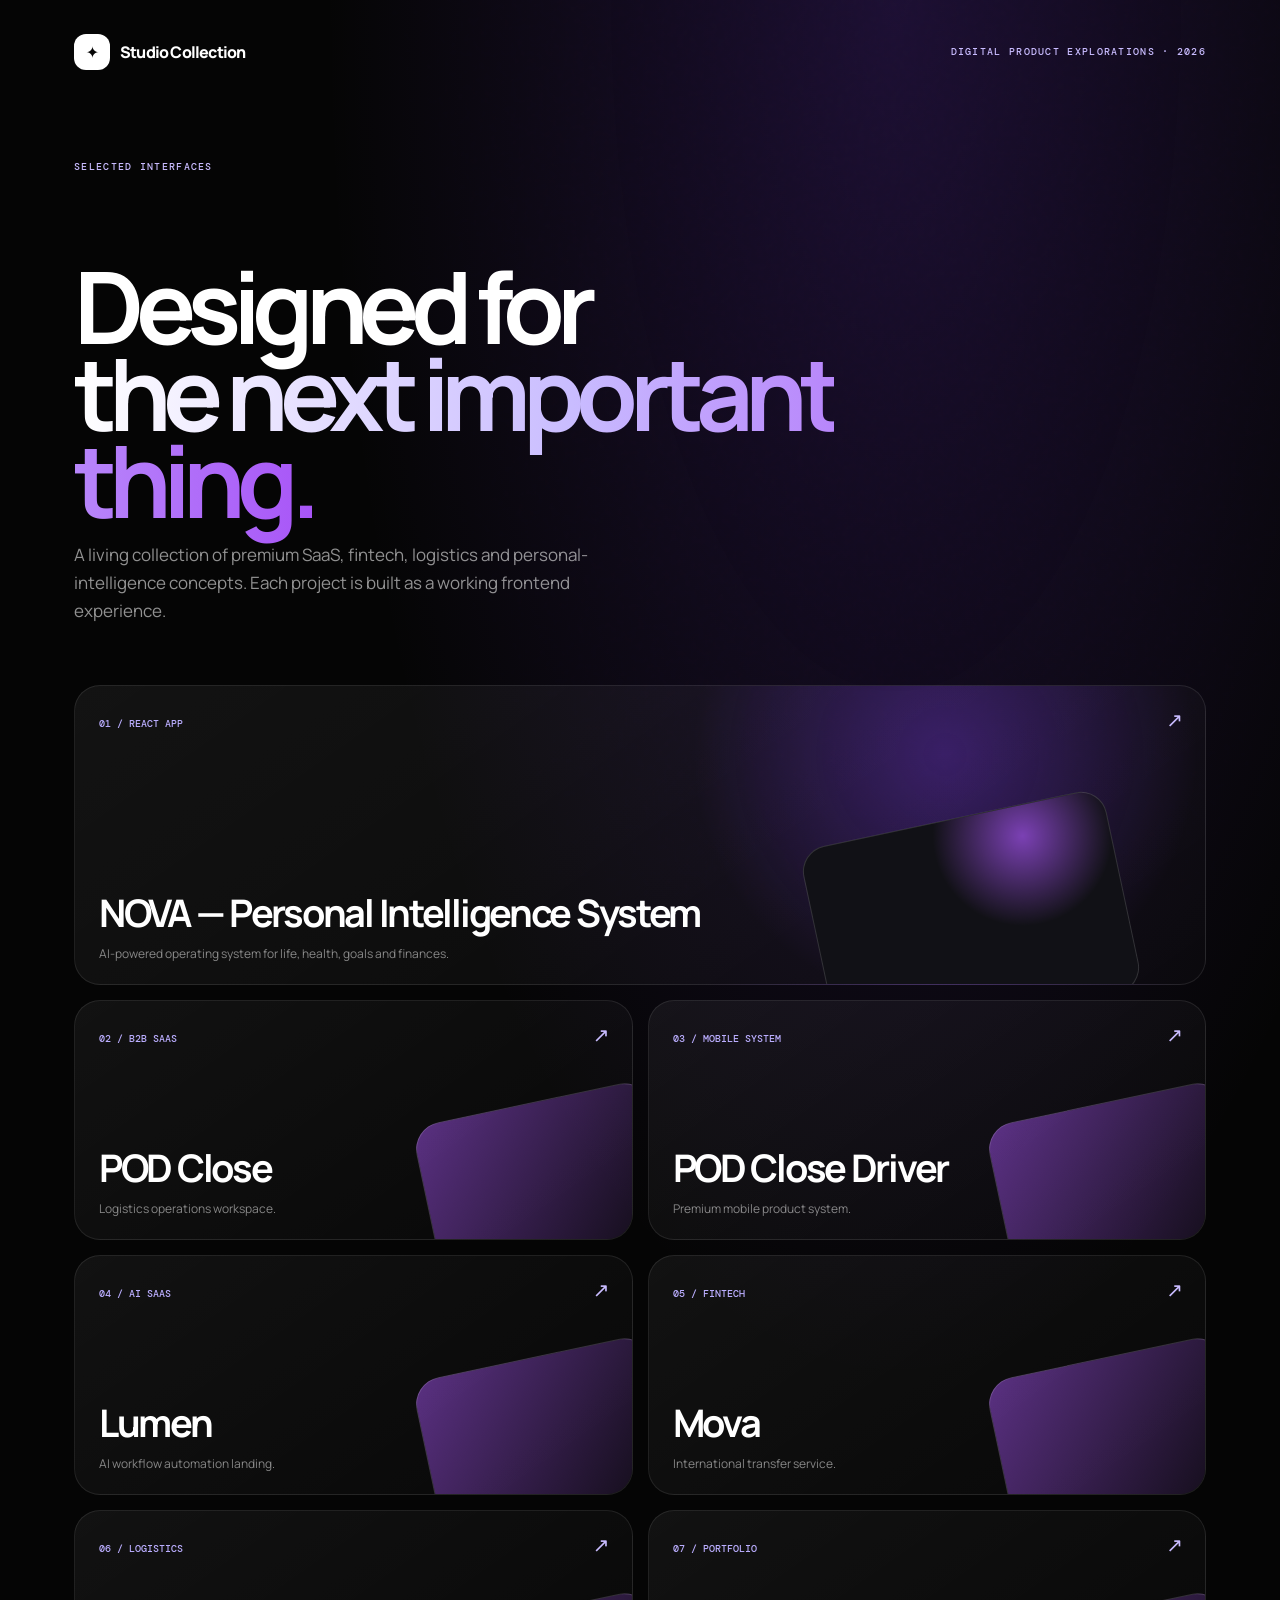
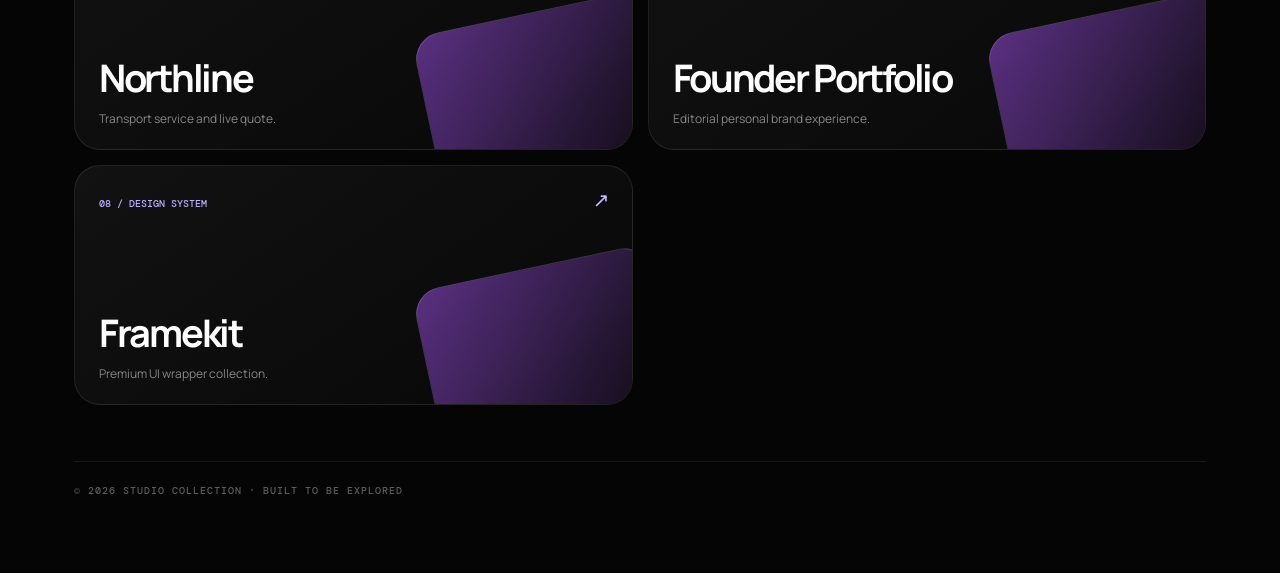
<file: index.html>
<!doctype html>
<html lang="en">
  <head>
    <meta charset="UTF-8" />
    <meta name="viewport" content="width=device-width, initial-scale=1.0" />
    <title>Studio Collection — Digital Products</title>
    <link rel="preconnect" href="https://fonts.googleapis.com" />
    <link rel="preconnect" href="https://fonts.gstatic.com" crossorigin />
    <link href="https://fonts.googleapis.com/css2?family=DM+Mono:wght@400;500&amp;family=Manrope:wght@400;500;600;700;800&amp;display=swap" rel="stylesheet" />
    <style>
      :root{color:#fff;background:#050505;font-family:Manrope,system-ui,sans-serif}*{box-sizing:border-box}body{margin:0;min-width:320px;background:radial-gradient(ellipse at 70% 0,rgba(124,58,237,.2),transparent 45%),#050505;color:#fff}.noise{position:fixed;inset:0;opacity:.04;pointer-events:none;background-image:url("data:image/svg+xml,%3Csvg viewBox='0 0 150 150' xmlns='http://www.w3.org/2000/svg'%3E%3Cfilter id='n'%3E%3CfeTurbulence type='fractalNoise' baseFrequency='.9' numOctaves='3' stitchTiles='stitch'/%3E%3C/filter%3E%3Crect width='100%25' height='100%25' filter='url(%23n)'/%3E%3C/svg%3E");mix-blend-mode:soft-light}.wrap{position:relative;max-width:1180px;margin:0 auto;padding:34px 24px 76px}.brand{display:flex;align-items:center;gap:10px;font-weight:800;letter-spacing:-.05em}.mark{display:grid;place-items:center;width:36px;height:36px;border-radius:12px;background:#fff;color:#050505}header{display:flex;justify-content:space-between;align-items:center}.tag{font:500 10px/1 'DM Mono',monospace;color:#c9bcff;letter-spacing:.13em;text-transform:uppercase}h1{max-width:800px;margin:90px 0 18px;font-size:clamp(48px,9vw,100px);letter-spacing:-.085em;line-height:.87}h1 span{background:linear-gradient(90deg,#fff,#c9bcff,#a855f7);-webkit-background-clip:text;background-clip:text;color:transparent}.lead{max-width:570px;color:rgba(255,255,255,.56);font-size:17px;line-height:1.65}.grid{display:grid;grid-template-columns:repeat(2,minmax(0,1fr));gap:15px;margin-top:60px}.card{min-height:240px;position:relative;overflow:hidden;border:1px solid rgba(255,255,255,.09);border-radius:26px;padding:24px;background:linear-gradient(145deg,rgba(255,255,255,.055),rgba(255,255,255,.015));text-decoration:none;color:#fff;transition:transform .35s ease,border .35s ease,background .35s ease}.card:hover{transform:translateY(-5px);border-color:rgba(168,85,247,.55);background:linear-gradient(145deg,rgba(124,58,237,.2),rgba(255,255,255,.03))}.card.featured{grid-column:span 2;min-height:300px;background:radial-gradient(circle at 77% 23%,rgba(124,58,237,.34),transparent 28%),linear-gradient(145deg,rgba(255,255,255,.06),rgba(255,255,255,.015))}.number{font:500 10px 'DM Mono',monospace;color:#bbaeff}.card h2{position:absolute;bottom:46px;left:24px;margin:0;font-size:clamp(24px,3vw,38px);letter-spacing:-.06em}.card p{position:absolute;bottom:22px;left:24px;margin:0;font-size:12px;color:rgba(255,255,255,.5)}.arrow{position:absolute;right:22px;top:20px;font-size:20px;color:#c9bcff}.art{position:absolute;right:-36px;bottom:-52px;width:240px;height:190px;border:1px solid rgba(255,255,255,.14);border-radius:28px;background:linear-gradient(130deg,rgba(168,85,247,.5),rgba(10,10,12,.4));transform:rotate(-12deg)}.nova .art{right:7%;bottom:-38px;width:310px;height:205px;border-radius:26px;background:radial-gradient(circle at 72% 15%,rgba(168,85,247,.7),transparent 32%),#111116}.footer{margin-top:56px;border-top:1px solid rgba(255,255,255,.08);padding-top:22px;color:rgba(255,255,255,.35);font:500 10px 'DM Mono',monospace;text-transform:uppercase;letter-spacing:.1em}@media(max-width:640px){header span:last-child{display:none}h1{margin-top:70px}.grid{grid-template-columns:1fr}.card.featured{grid-column:auto}.card{min-height:210px}.nova .art{right:-48px}.footer{font-size:9px}}
    </style>
  </head>
  <body><div class="noise"></div><main class="wrap"><header><div class="brand"><span class="mark">✦</span>Studio Collection</div><span class="tag">Digital product explorations · 2026</span></header><p class="tag" style="margin-top:92px">Selected interfaces</p><h1>Designed for<br /><span>the next important thing.</span></h1><p class="lead">A living collection of premium SaaS, fintech, logistics and personal-intelligence concepts. Each project is built as a working frontend experience.</p><section class="grid"><a class="card featured nova" href="nova/?v=2"><span class="number">01 / REACT APP</span><span class="arrow">↗</span><h2>NOVA — Personal Intelligence System</h2><p>AI-powered operating system for life, health, goals and finances.</p><i class="art"></i></a><a class="card" href="podclose-operations-workspace.html"><span class="number">02 / B2B SAAS</span><span class="arrow">↗</span><h2>POD Close</h2><p>Logistics operations workspace.</p><i class="art"></i></a><a class="card" href="podclose-mobile-design-system.html"><span class="number">03 / MOBILE SYSTEM</span><span class="arrow">↗</span><h2>POD Close Driver</h2><p>Premium mobile product system.</p><i class="art"></i></a><a class="card" href="b2b-ai-saas-landing.html"><span class="number">04 / AI SAAS</span><span class="arrow">↗</span><h2>Lumen</h2><p>AI workflow automation landing.</p><i class="art"></i></a><a class="card" href="fintech-transfer-landing.html"><span class="number">05 / FINTECH</span><span class="arrow">↗</span><h2>Mova</h2><p>International transfer service.</p><i class="art"></i></a><a class="card" href="logistics-service-landing.html"><span class="number">06 / LOGISTICS</span><span class="arrow">↗</span><h2>Northline</h2><p>Transport service and live quote.</p><i class="art"></i></a><a class="card" href="elite-founder-portfolio.html"><span class="number">07 / PORTFOLIO</span><span class="arrow">↗</span><h2>Founder Portfolio</h2><p>Editorial personal brand experience.</p><i class="art"></i></a><a class="card" href="ui-wrappers-showcase.html"><span class="number">08 / DESIGN SYSTEM</span><span class="arrow">↗</span><h2>Framekit</h2><p>Premium UI wrapper collection.</p><i class="art"></i></a></section><footer class="footer">© 2026 Studio Collection · Built to be explored</footer></main></body>
</html>
</file>
